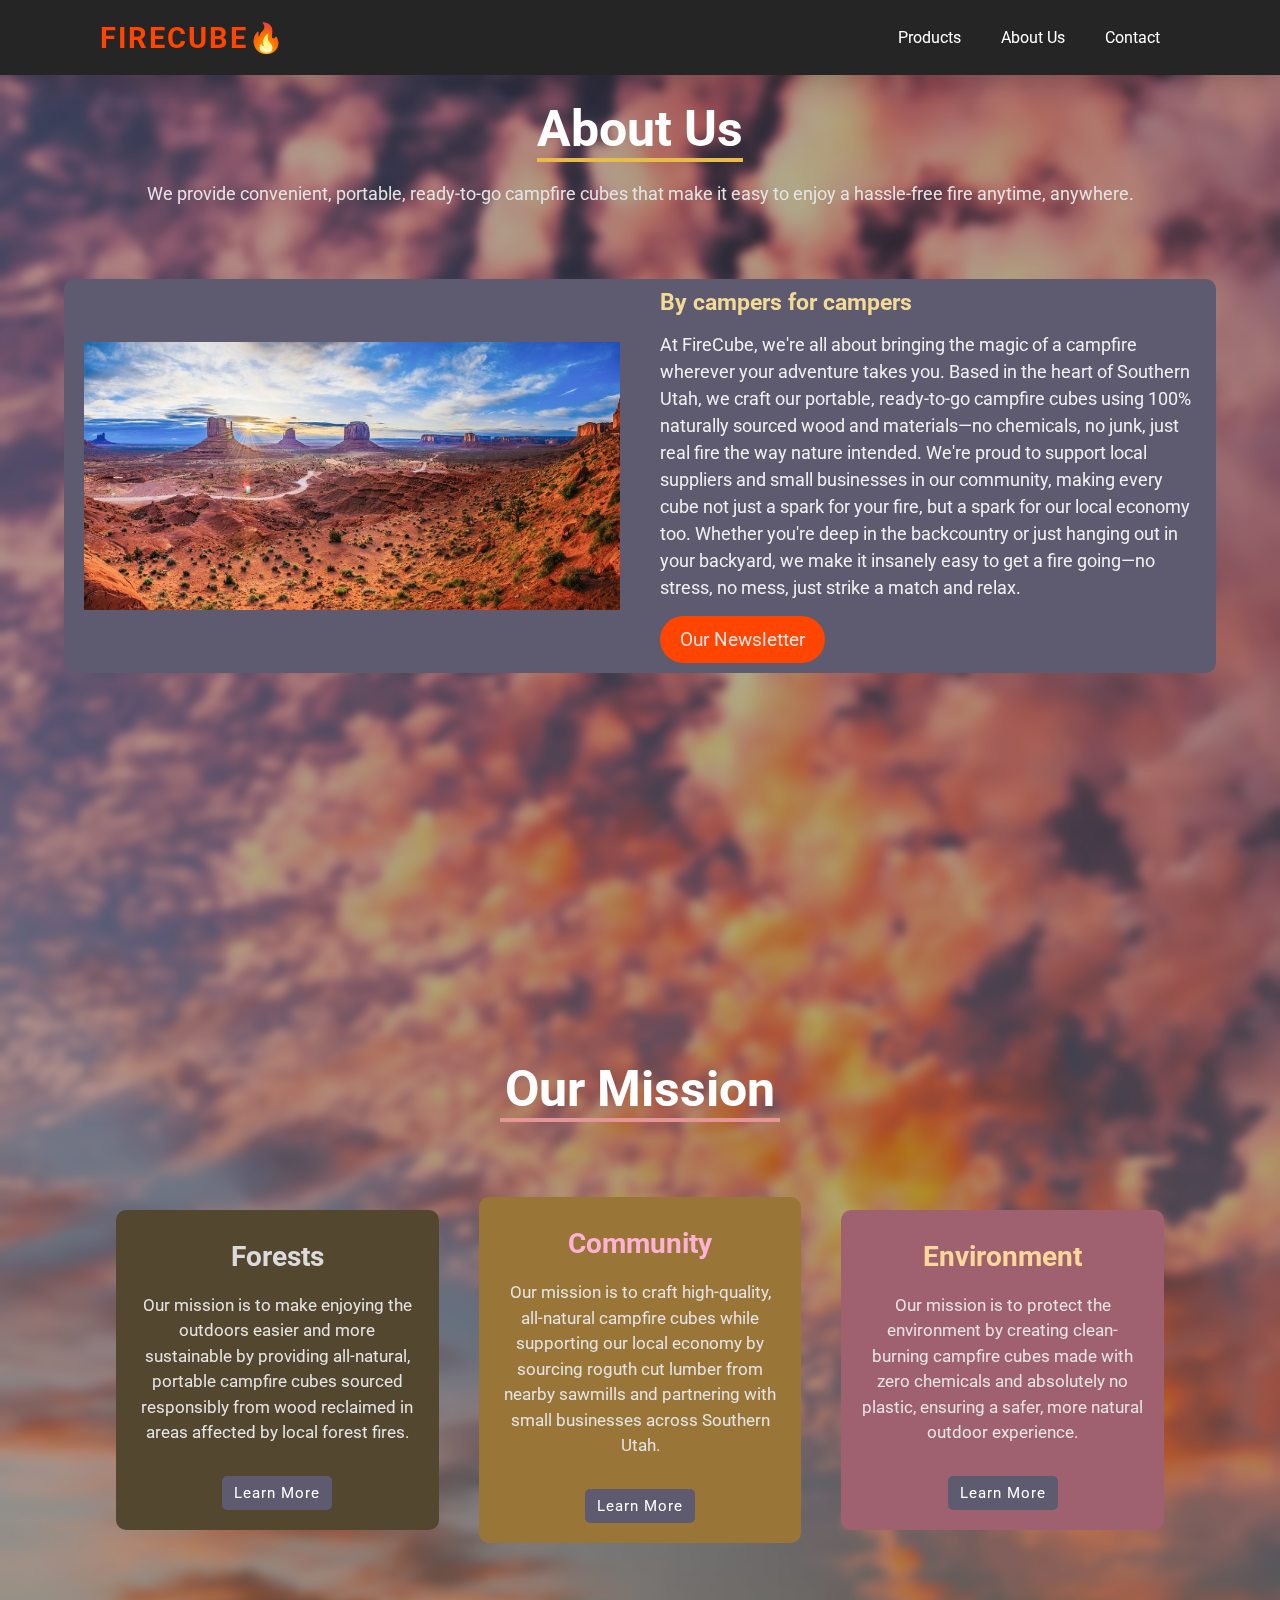
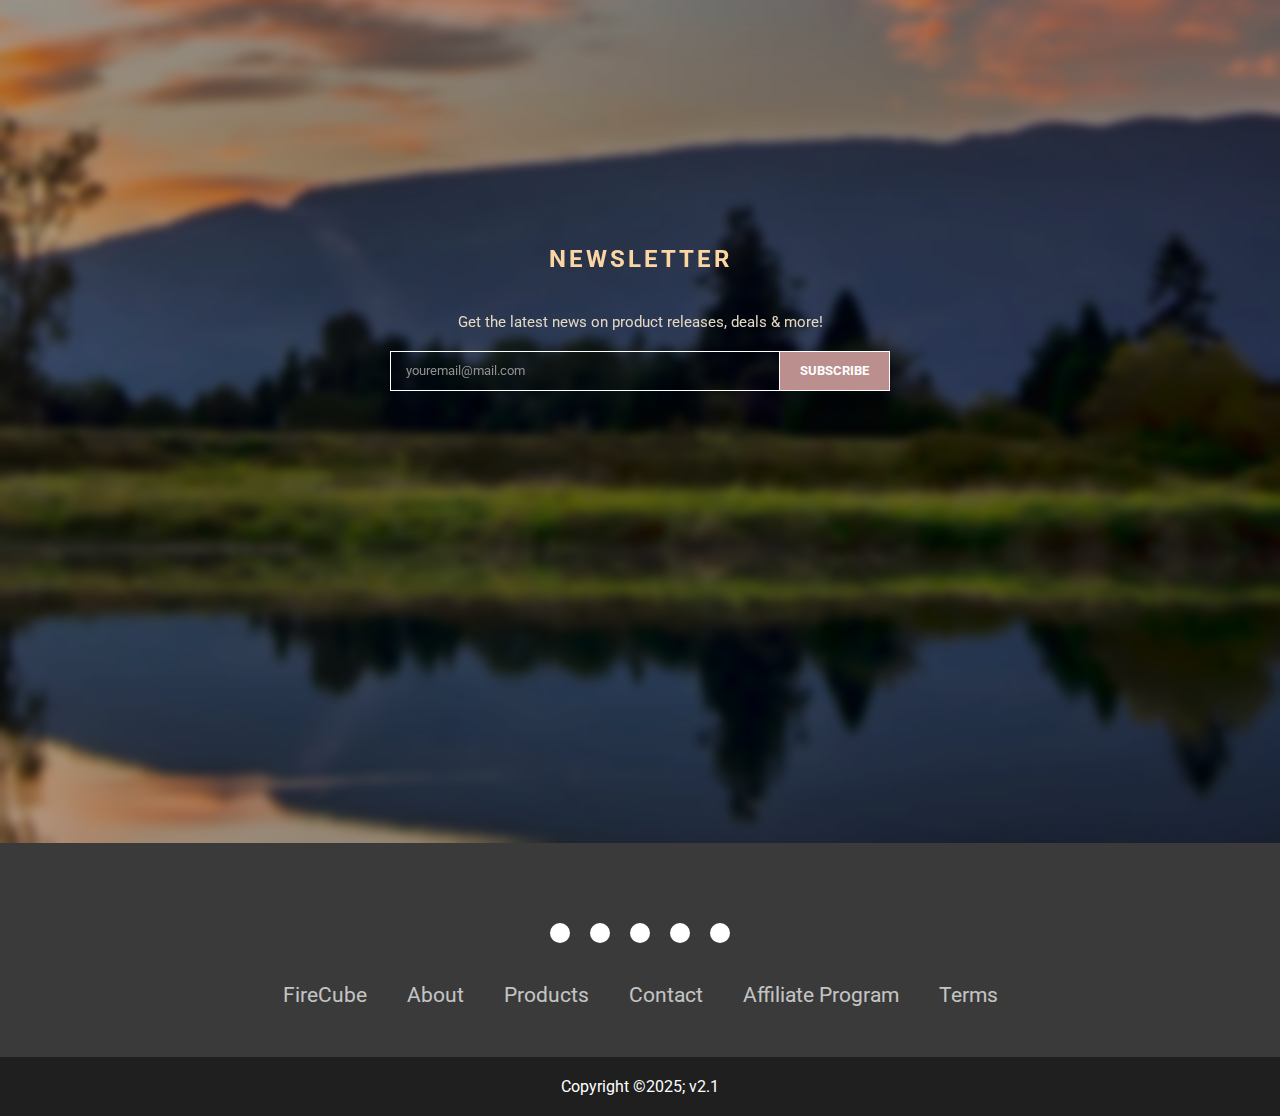
<file: about.html>
<!DOCTYPE html>
<html lang="en">
<head>
    <meta charset="UTF-8">
    <meta name="viewport" content="width=device-width, initial-scale=1.0">
    <link rel="icon" href="images/firecube-logo.png" />
    <link rel="stylesheet" href="css/header.css" />
    <link rel="stylesheet" href="css/footer.css" />
    <link rel="stylesheet" href="https://cdnjs.cloudflare.com/ajax/libs/font-awesome/6.5.1/css/all.min.css"
        integrity="sha512-DTOQO9RWCH3ppGqcWaEA1BIZOC6xxalwEsw9c2QQeAIftl+Vegovlnee1c9QX4TctnWMn13TZye+giMm8e2LwA=="
        crossorigin="anonymous" referrerpolicy="no-referrer" />
    <script src="https://cdnjs.cloudflare.com/ajax/libs/jquery/3.7.1/jquery.min.js" charset="utf-8"></script>
    <link rel="stylesheet" href="css/about.css">
    <title>FireCube - About Us</title>
</head>
<body>

    <header>
        <a href="/" class="logo">FireCube🔥</a>
        <div class="navigation">
            <ul class="menu">
                <div class="close-btn"></div>
                <li class="menu-item">
                    <a class="sub-btn">Products <i class="fas fa-angle-down"></i></a>
                    <ul class="sub-menu">
                        <li class="sub-item"><a href="products.html">Images</a></li>
                        <li class="sub-item"><a href="products.html#testimonials">Reviews</a></li>
                        <li class="sub-item"><a href="products.html#vid">Tutorial</a></li>
                    </ul>
                </li>
                <li class="menu-item">
                    <a class="sub-btn">About Us <i class="fas fa-angle-down"></i></a>
                    <ul class="sub-menu">
                        <li class="sub-item"><a href="about.html#">Our Story</a></li>
                        <li class="sub-item"><a href="about.html#mission">Our Mission</a></li>
                        <li class="sub-item"><a href="about.html#newsletter">Newsletter</a></li>
                        <li class="sub-item more">
                            <a class="more-btn">More <i class="fas fa-angle-right"></i></a>
                            <ul class="more-menu">
                                <li class="more-item"><a href="terms.html">Terms</a></li>
                                <li class="more-item"><a href="affiliates.html">Affiliate Program</a></li>
                            </ul>
                        </li>
                    </ul>
                </li>
                <li class="menu-item"><a href="contact.html">Contact</a></li>
            </ul>
        </div>
        <div class="menu-btn"></div>
    </header>

    <main>
        <!-- ABOUT US -->
        <section class="about-section">
            <div class="about-heading">
                <h1>About Us</h1>
                <p>
                    We provide convenient, portable, ready-to-go campfire cubes<span> that make it
                    easy to enjoy a hassle-free fire anytime, anywhere</span>.
                </p>
            </div>
            <div class="about-container">
                <section class="about-us">
                    <div class="about-image">
                        <img src="images/about-us-img.jpg" alt="Bryce Canyon, Utah">
                    </div>
                    <div class="about-content">
                        <h2>By campers for campers</h2>
                        <p>
                            At FireCube, we're all about bringing the magic of a 
                            campfire wherever your adventure takes you. Based in 
                            the heart of Southern Utah, we craft our portable, 
                            ready-to-go campfire cubes using 100% naturally sourced
                            wood and materials—no chemicals, no junk, just real fire 
                            the way nature intended. <span>We're proud to support local 
                            suppliers and small businesses in our community, making 
                            every cube not just a spark for your fire, but a spark for
                            our local economy too. Whether you're deep in the 
                            backcountry or just hanging out in your backyard, we make it
                            insanely easy to get a fire going—no stress, no mess, just 
                            strike a match and relax.</span>
                        </p>
                        <a href="#newsletter" class="newsletter-btn">Our Newsletter</a>
                    </div>
                </section>
            </div>
        </section>
        <!-- MISSION CARDS -->
        <section class="mission-section" id="mission">
            <div class="mission-title">
                <h1>Our Mission</h1>
            </div>
            <div class="missions">
                <div class="card" style="background-color: #534730;">
                    <div class="icon">
                        <i><i class="fa-solid fa-tree" style="color: #469b46"></i></i>
                    </div>
                    <h2 style="color: #dbdbdb;">Forests</h2>
                    <p>
                        Our mission is to make enjoying the outdoors easier and more 
                        sustainable by providing all-natural, portable campfire cubes sourced responsibly 
                        from wood reclaimed in areas affected by local forest fires.
                    </p>
                    <a href="" class="learn-btn">Learn More</a>
                </div>
                <div class="card" style="background-color: #997537;">
                    <div class="icon">
                        <i><i class="fa-solid fa-handshake" style="color: #cecece"></i></i>
                    </div>
                    <h2 style="color: #fdb2d5;">Community</h2>
                    <p>
                        Our mission is to craft high-quality, all-natural campfire cubes
                        while supporting our local economy by sourcing roguth cut lumber from nearby 
                        sawmills and partnering with small businesses across Southern Utah.
                    </p>
                    <a href="" class="learn-btn">Learn More</a>
                </div>
                <div class="card" style="background-color: #9f6170;">
                    <div class="icon">
                        <i><i class="fa-solid fa-recycle" style="color: #59b0d8"></i></i>
                    </div>
                    <h2 style="color: #ffd89a;">Environment</h2>
                    <p>
                        Our mission is to protect the environment by creating clean-burning 
                        campfire cubes made with zero chemicals and 
                        absolutely no plastic, ensuring a safer, more natural outdoor experience.
                    </p>
                    <a href="" class="learn-btn">Learn More</a>
                </div>
            </div>
        </section>
        <!-- NEWSLETTER FORM -->
        <div class="newsletter_wrapper" id="newsletter">
            <h2>NEWSLETTER</h2>
            <p>Get the latest news on product releases, deals & more!</p>
            <form action="" method="dialog">
                <input type="email" required name="email" minlength="5" 
                maxlength="60" placeholder="youremail@mail.com">
                <button type="submit">Subscribe</button>
            </form>
        </div>
    </main>

    <footer>
        <div class="footerContainer">
            <div class="socialIcons">
                <a href="www.facebook.com" target="_blank"><i class="fa-brands fa-facebook"></i></a>
                <a href="" target="_blank"><i class="fa-brands fa-instagram"></i></a>
                <a href="" target="_blank"><i class="fa-brands fa-x-twitter"></i></a>
                <a href="" target="_blank"><i class="fa-brands fa-tiktok"></i></a>
                <a href="" target="_blank"><i class="fa-brands fa-youtube"></i></a>
            </div>
            <div class="footerNav">
                <ul>
                    <li><a href="index.html">FireCube</a></li>
                    <li><a href="about.html">About</a></li>
                    <li><a href="products.html">Products</a></li>
                    <li><a href="contact.html">Contact</a></li>
                    <li><a href="affiliates.html">Affiliate Program</a></li>
                    <li><a href="terms.html">Terms</a></li>
                </ul>
            </div>

        </div>
        <div class="footerBottom">
            <p>Copyright &copy;2025; v2.1</p>
        </div>
    </footer>

    <!-- HEADER JS/JQUERY -->
    <script type="text/javascript" src="js-scripts/header.js"></script>
</body>
</html>
</file>
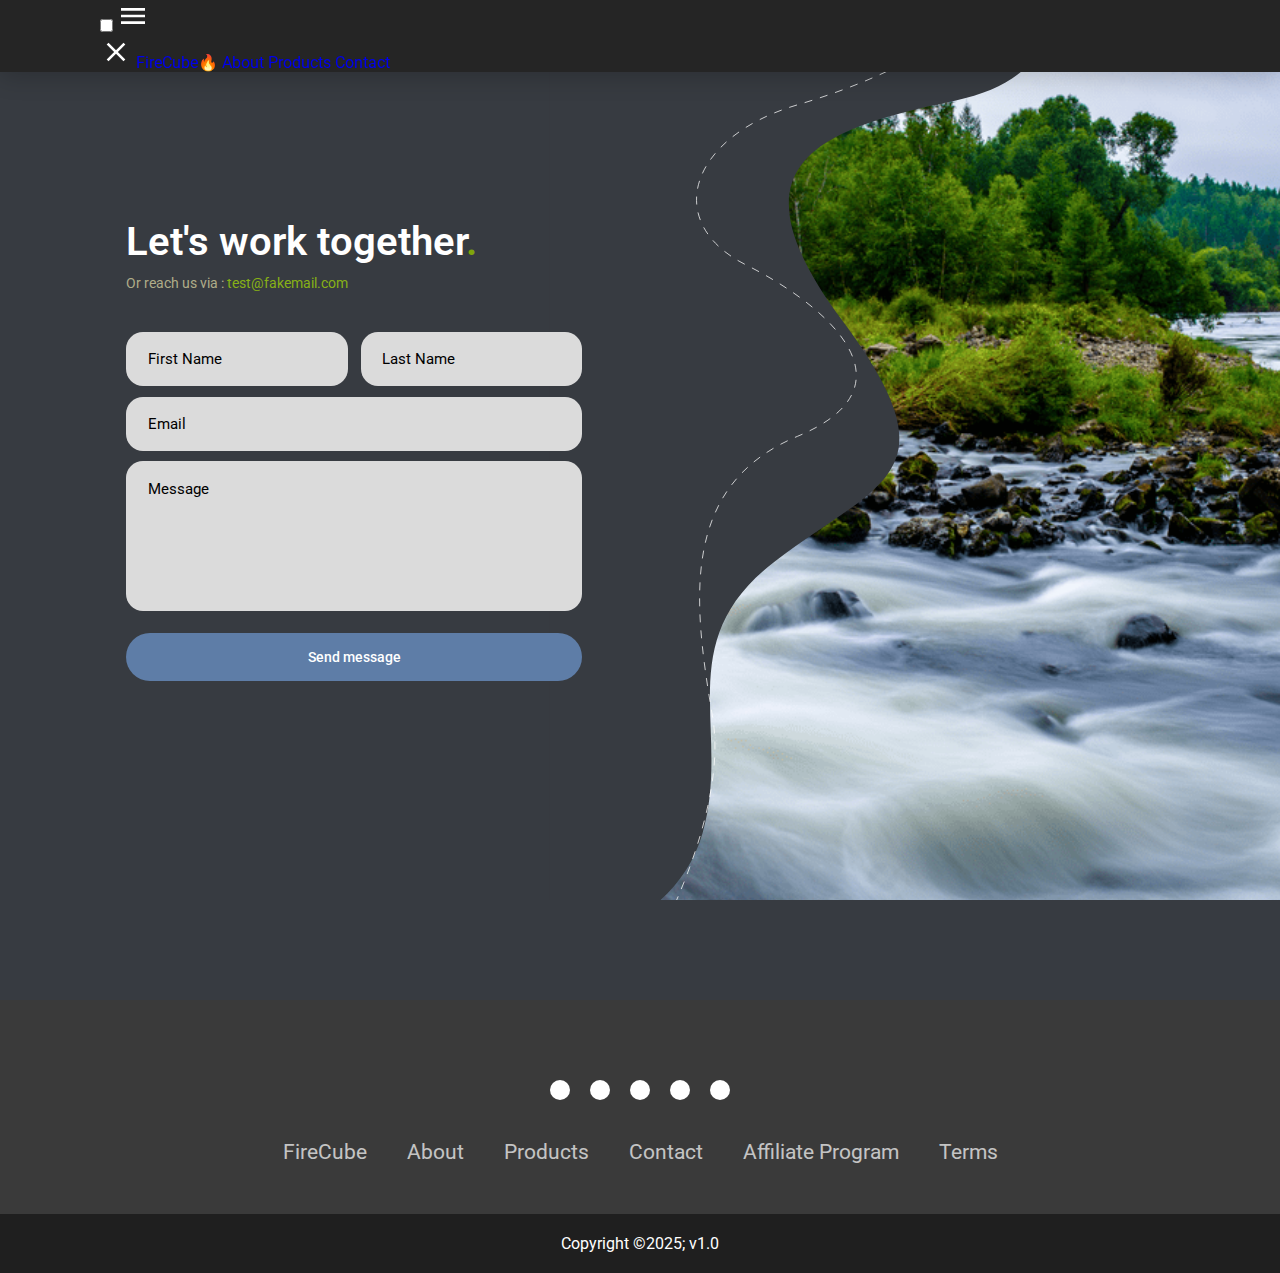
<file: contact.html>
<!DOCTYPE html>
<html lang="en">
<head>
    <meta charset="UTF-8">
    <meta name="viewport" content="width=device-width, initial-scale=1.0">
    <link rel="icon" href="images/firecube-logo.png">
    <link rel="stylesheet" href="css/header.css">
    <link rel="stylesheet" href="css/footer.css">
    <link rel="stylesheet" href="https://cdnjs.cloudflare.com/ajax/libs/font-awesome/6.5.1/css/all.min.css"
        integrity="sha512-DTOQO9RWCH3ppGqcWaEA1BIZOC6xxalwEsw9c2QQeAIftl+Vegovlnee1c9QX4TctnWMn13TZye+giMm8e2LwA=="
        crossorigin="anonymous" referrerpolicy="no-referrer" />
    <title>FireCube - Contact Us 📧</title>
    <style>
        .contact{
            width: 100%;
            overflow: hidden;
        }
        .contact .contact-container{
            height: 100vh;
            min-height: 700px;
            display: grid;
            grid-template-columns: 1fr;
        }
        .contact .contact-container > div{
            grid-column: 1/2;
            grid-row: 1/2;
        }
        .left{
            width: 100%;
            max-width: 60rem;
            position: relative;
            z-index: 1;
            margin: 0 auto;
            padding: 45px 1.5rem 0;
            margin-left: 8%;
            display: grid;
            grid-template-columns: repeat(2, 1fr);
            align-items: center;
        }
        .contact-heading h1{
            font-weight: 600;
            color: #ffffff;
            font-size: 3.5rem;
            line-height: 0.9;
            white-space: nowrap;
            margin-bottom: 1.2rem;
        }
        .contact-heading h1 span{
            color: #7fa50b;
        }
        a{
            text-decoration: none;
        }
        .text{
            color: #b0ad89;
            line-height: 1.1;
            font-size: 1rem;
        }
        .text a{
            color: #87b116;
            transition: .3s;
        }
        .text a:hover{
            color: #a5da12;
            transition: .3s;
        }
        .form-wrapper{
            max-width: 32rem;
        }
        .contact-form{
            display: grid;
            margin-top: 2.55rem;
            grid-template-columns: repeat(2, 1fr);
            column-gap: 2rem;
            row-gap: 1rem;
        }
        .input-wrap{
            position: relative;
        }
        .input-wrap.w-100{
            grid-column: span 2;
        }
        .contact-input{
            width: 100%;
            background-color: #dbdbdb;
            padding: 1.5rem 1.35rem calc(0.75rem - 2px) 1.35rem;
            border: none;
            outline: none;
            font-family: inherit;
            border-radius: 20px;
            color: #000000;
            font-weight: 600;
            font-size: 0.95rem;
            border: 2px solid transparent;
            box-shadow: 0 0 0 0px hsla(#ffffff, 92%, 54%, 0.169);
            transition: 0.3s;
        }
        .contact-input:hover{
            background-color: #c4d1da;
        }
        .input-wrap label{
            position: absolute;
            top: 50%;
            left: calc(1.35rem + 2px);
            transform: translateY(-50%);
            color: #000000;
            pointer-events: none;
            transition: .25s;
        }
        .input-wrap .icon{
            position: absolute;
            right: calc(1.35rem + 2px);
            top: 50%;
            transform: translateY(-50%);
            pointer-events: none;
            color: #8eabce;
            font-size: 1.25rem;
            transition: .3s;
        }
        textarea.contact-input{
            resize: none;
            width: 100%;
            min-height: 150px
        }
        textarea.contact-input ~ label{
            top: 1.2rem;
            transform: none;
        }
        textarea.contact-input ~ .icon{
            top: 1.3rem;
            transform: none;
        }
        .input-wrap.focus .contact-input{
            background-color: #ffffff;
            border: 2px solid #63710b;
            box-shadow: 0 0px 0 2px #63710b;
        }
        .input-wrap.focus label{
            color: #7fa50b;
        }
        .input-wrap.focus .icon{
            color: #7fa50b;
        }
        .input-wrap.not-empty label{
            font-size: .66rem;
            top: 0.75rem;
            transform: translateY(0);
        }
        .contact-buttons{
            display: grid;
            grid-template-columns: 1fr;
            column-gap: 1rem;
            margin-top: 1rem;
            width: 100%;
            grid-column: span 2;
        }
        form .contact-buttons .btn{
            display: inline-block;
            padding: 1.1rem 2rem;
            background-color: #5e7da7;
            color: #ffffff;
            border-radius: 40px;
            border: none;
            font-family: inherit;
            font-weight: 500;
            font-size: 1rem;
            cursor: pointer;
            transition: 0.3s;
        }
        form .contact-buttons .btn:hover{
            background-color: #7fa50b;
        }
        .right{
            display: grid;
            grid-template-columns: repeat(2, 1fr);
            overflow: hidden;
            pointer-events: none;
        }
        .image-wrapper{
            position: relative;
            grid-column: 2;
        }
        .image-wrapper .img{
            position: absolute;
            height: 130%;
            left: 60%;
            top: 50%;
            transform: translate(-50%, -50%);
        }
        .wave-wrap{
            position: absolute;
            width: 100%;
            height: 100%;
            top: 0;
            right: 100%;
            background: #373b41;
        }
        .wave-wrap svg{
            position: absolute;
            height: calc(100% + 10px);
            top: 50%;
            transform: translateY(-50%);
            left: calc(100% - 2px);
        }
        #wave{
            fill: #373b41;
            height: 100%;
        }
        .dashed-wave-wrapper{
            position: absolute;
            z-index: 3;
            height: 130%;
            bottom: 60%;
            left: -28px;
            transform: translateY(50%);
        }
        #dashed-wave{
            fill: none;
            stroke: white;
            stroke-width: 1px;
            stroke-dasharray: 6.5px;
            opacity: 0.8;
        }
        main{
            margin-bottom: 100px;
        }
        body{
            background-color: #373b41;
        }
        /* MEDIA QUERIES */
        @media(max-width: 1322px){
            .contact-heading h1{
                font-size: 2.5rem;
                margin-bottom: 1rem;
                white-space: normal;
            }
            .text{
                font-size: 0.9rem;
            }
            .contact-form{
                display: grid;
                margin-bottom: 1.9rem;
                column-gap: 0.8rem;
                row-gap: 0.65rem;
            }
            .contact-input{
                border-radius: 17px;
                font-size: 0.87rem;
                padding: 1.5rem 1.2rem calc(0.75rem - 2px) 1.2rem;
            }
            .input-wrap label{
                font-size: 0.91rem;
                left: calc(1.2rem + 2px);
            }
            .input-wrap .icon{
                font-size: 1.1rem;
                right: calc(1.2rem + 2px);
            }
            textarea.contact-input ~ label{
                top: 1.2rem;
            }
            textarea.contact-input ~ .icon{
                top: 1.33rem;
            }
            .input-wrap.focus .contact-input{
                box-shadow: 0 0 0 1.5px #63710b;
            }
            .input-wrap.not-empty label{
                font-size: 0.61rem;   
            }
            .contact-buttons{
                column-gap: 0.8rem;
                margin-top: 0.45rem;
            }
            form .contact-buttons .btn{
                padding: 1rem 1.5rem;
                font-size: 0.87rem;
            }
            .dashed-wave-wrapper{
                bottom: 55%;
                left: -10px;
            }
            #dashed-wave{
                stroke-width: 0.7px;
                stroke-dasharray: 6;
            }
            .wave-wrap{
                transform: translateX(-10%);
            }
            .wave-wrap svg{
                height: calc(110% + 10px);
                transform: translate(-5%, -50%);
            }
        }
        @media (max-width: 1182px){
            .left{
                margin-left: 4%;
            }
        }
        @media (max-width: 956px){
            .right{
                display: none;
            }
            .form-wrapper{
                width: 100%;
                padding: 1rem 0;
            }
            .left{
                grid-template-columns: 1fr;
                justify-items: center;
                margin-left: 0;
            }
            .contact{
                background: url('images/contact-bg.jpg') no-repeat;
                background-size: cover;
                background-position: center;
                
            }
            .left{
                background-color: rgba(0, 0, 0, .3);
                backdrop-filter: blur(4px);
            }
        }
        @media (max-width: 512px){
            .input-wrap{
                grid-column: span 2;
            }
            .left{
                background-color: rgba(0, 0, 0, .45);
            }
            .contact-buttons{
                grid-template-columns: 1fr;
                row-gap: 0.5rem;
            }
            .contact-heading h1{
                font-size: 1.9rem;  
                line-height: 1;
            }
        }
        @media (max-width: 350px){
            .contact-heading h1{
                font-size: 1.7rem;
            }
        }
    </style>
</head>
<body>
    <header>
        <nav>
            <input type="checkbox" id="sidebar-active">
            <label for="sidebar-active" class="open-sidebar-button">
                <svg xmlns="http://www.w3.org/2000/svg" height="32px" viewBox="0 -960 960 960" width="32px" fill="#ffffff">
                    <path d="M120-240v-80h720v80H120Zm0-200v-80h720v80H120Zm0-200v-80h720v80H120Z" />
                </svg>
            </label>
            <label id="overlay" for="sidebar-active"></label>
            <div class="links-container">
                <label for="sidebar-active" class="close-sidebar-button">
                    <svg xmlns="http://www.w3.org/2000/svg" height="32px" viewBox="0 -960 960 960" width="32px"
                        fill="#ffffff">
                        <path d="m256-200-56-56 224-224-224-224 56-56 224 224 224-224 56 56-224 224 224 224-56 56-224-224-224 224Z"/>
                    </svg>
                </label>

                <a class="home-link" href="/">FireCube🔥</a>
                <a href="about">About</a>
                <a href="products">Products</a>
                <a href="contact">Contact</a>
            </div>
        </nav>
    </header>
    
    <main>
        <section class="contact">
            <div class="contact-container">
                <div class="left">
                    <div class="form-wrapper">
                        <div class="contact-heading">
                            <h1>Let's work together<span>.</span></h1>
                            <p class="text">Or reach us via : 
                                <a href="mailto:test@fakemail.com">test@fakemail.com</a></p>
                        </div>
                        <!-- FORM -->




                        <form action="https://api.web3forms.com/submit" id="contact_form" method="POST" enctype="multipart/form-data" class="contact-form">
                            <!-- WEB3 FORM -->
                            <input type="hidden" name="access_key" value="5dbf3dd0-ef04-436e-8fb0-77dea8fef081">
                            <input type="hidden" name="redirect" value="https://campfirecube.com/">
                            <!-- ********* -->
                            <div class="input-wrap">
                                <input class="contact-input" name="first_name" type="text" 
                                required minlength="2" maxlength="20">
                                <label>First Name</label>
                                <i class="icon fa-solid fa-address-card"></i>
                            </div>

                            <div class="input-wrap">
                                <input class="contact-input" name="last_name" type="text" 
                                required minlength="2" maxlength="20">
                                <label>Last Name</label>
                                <i class="icon fa-solid fa-address-card"></i>
                            </div>

                            <div class="input-wrap w-100">
                                <input class="contact-input" name="email" type="email" 
                                required minlength="5" maxlength="60">
                                <label>Email</label>
                                <i class="icon fa-solid fa-envelope"></i>
                            </div>

                            <div class="input-wrap textarea w-100">
                                <textarea name="message" required class="contact-input" 
                                minlength="20" maxlength="230"></textarea>
                                <label>Message</label>
                                <i class="icon fa-solid fa-inbox"></i>
                            </div>

                            <div class="contact-buttons w-100">
                                <input type="submit" value="Send message" class="btn">
                            </div>
                            <!-- HCAPTCHA -->
                            <div class="h-captcha" data-captcha="true"></div>
                        </form>




                        <!-- FORM -->
                    </div>
                </div>
                <!-- WAVE ICONS AND FOREST STREAM IMAGE -->
                <div class="right">
                    <div class="image-wrapper">
                        <img src="images\contact-bg.jpg" alt="A forest stream" class="img">
                    
                        <div class="wave-wrap">
                            <svg class="wave" viewBox="0 0 783 1536" fill="none" xmlns="http://www.w3.org/2000/svg">
                                <path id="wave" d="M236.705 1356.18C200.542 1483.72 64.5004 1528.54 1 1535V1H770.538C793.858 63.1213 797.23 196.197 624.165 231.531C407.833 275.698 274.374 331.715 450.884 568.709C627.393 805.704 510.079 815.399 347.561 939.282C185.043 1063.17 281.908 1196.74 236.705 1356.18Z"/>
                            </svg>
                        </div>
                        <svg class="dashed-wave-wrapper" viewBox="0 0 345 877" fill="none" xmlns="http://www.w3.org/2000/svg">
                            <path id="dashed-wave" d="M0.5 876C25.6667 836.167 73.2 739.8 62 673C48 589.5 35.5 499.5 125.5 462C215.5 424.5 150 365 87 333.5C24 302 44 237.5 125.5 213.5C207 189.5 307 138.5 246 87C185 35.5 297 1 344.5 1"/>
                        </svg>
                    </div>
                </div>
            </div>
        </section>
    </main>
    <footer>
        <div class="footerContainer">
            <div class="socialIcons">
                <a href="www.facebook.com" target="_blank"><i class="fa-brands fa-facebook"></i></a>
                <a href="" target="_blank"><i class="fa-brands fa-instagram"></i></a>
                <a href="" target="_blank"><i class="fa-brands fa-x-twitter"></i></a>
                <a href="" target="_blank"><i class="fa-brands fa-tiktok"></i></a>
                <a href="" target="_blank"><i class="fa-brands fa-youtube"></i></a>
            </div>
            <div class="footerNav">
                <ul>
                    <li><a href="/">FireCube</a></li>
                    <li><a href="about">About</a></li>
                    <li><a href="products">Products</a></li>
                    <li><a href="contact">Contact</a></li>
                    <li><a href="affiliates">Affiliate Program</a></li>
                    <li><a href="terms">Terms</a></li>
                </ul>
            </div>

        </div>
        <div class="footerBottom">
            <p>Copyright &copy;2025; v1.0</p>
        </div>
    </footer>
    <!-- HCAPTCHA SCRIPTS -->
    <script src="js-scripts\captcha.js"></script>  
    <script src="https://web3forms.com/client/script.js" async defer></script>
</body>
<!-- CONTACT FORM SCRIPT -->
<script src="js-scripts/app.js"></script>

</html>
</file>
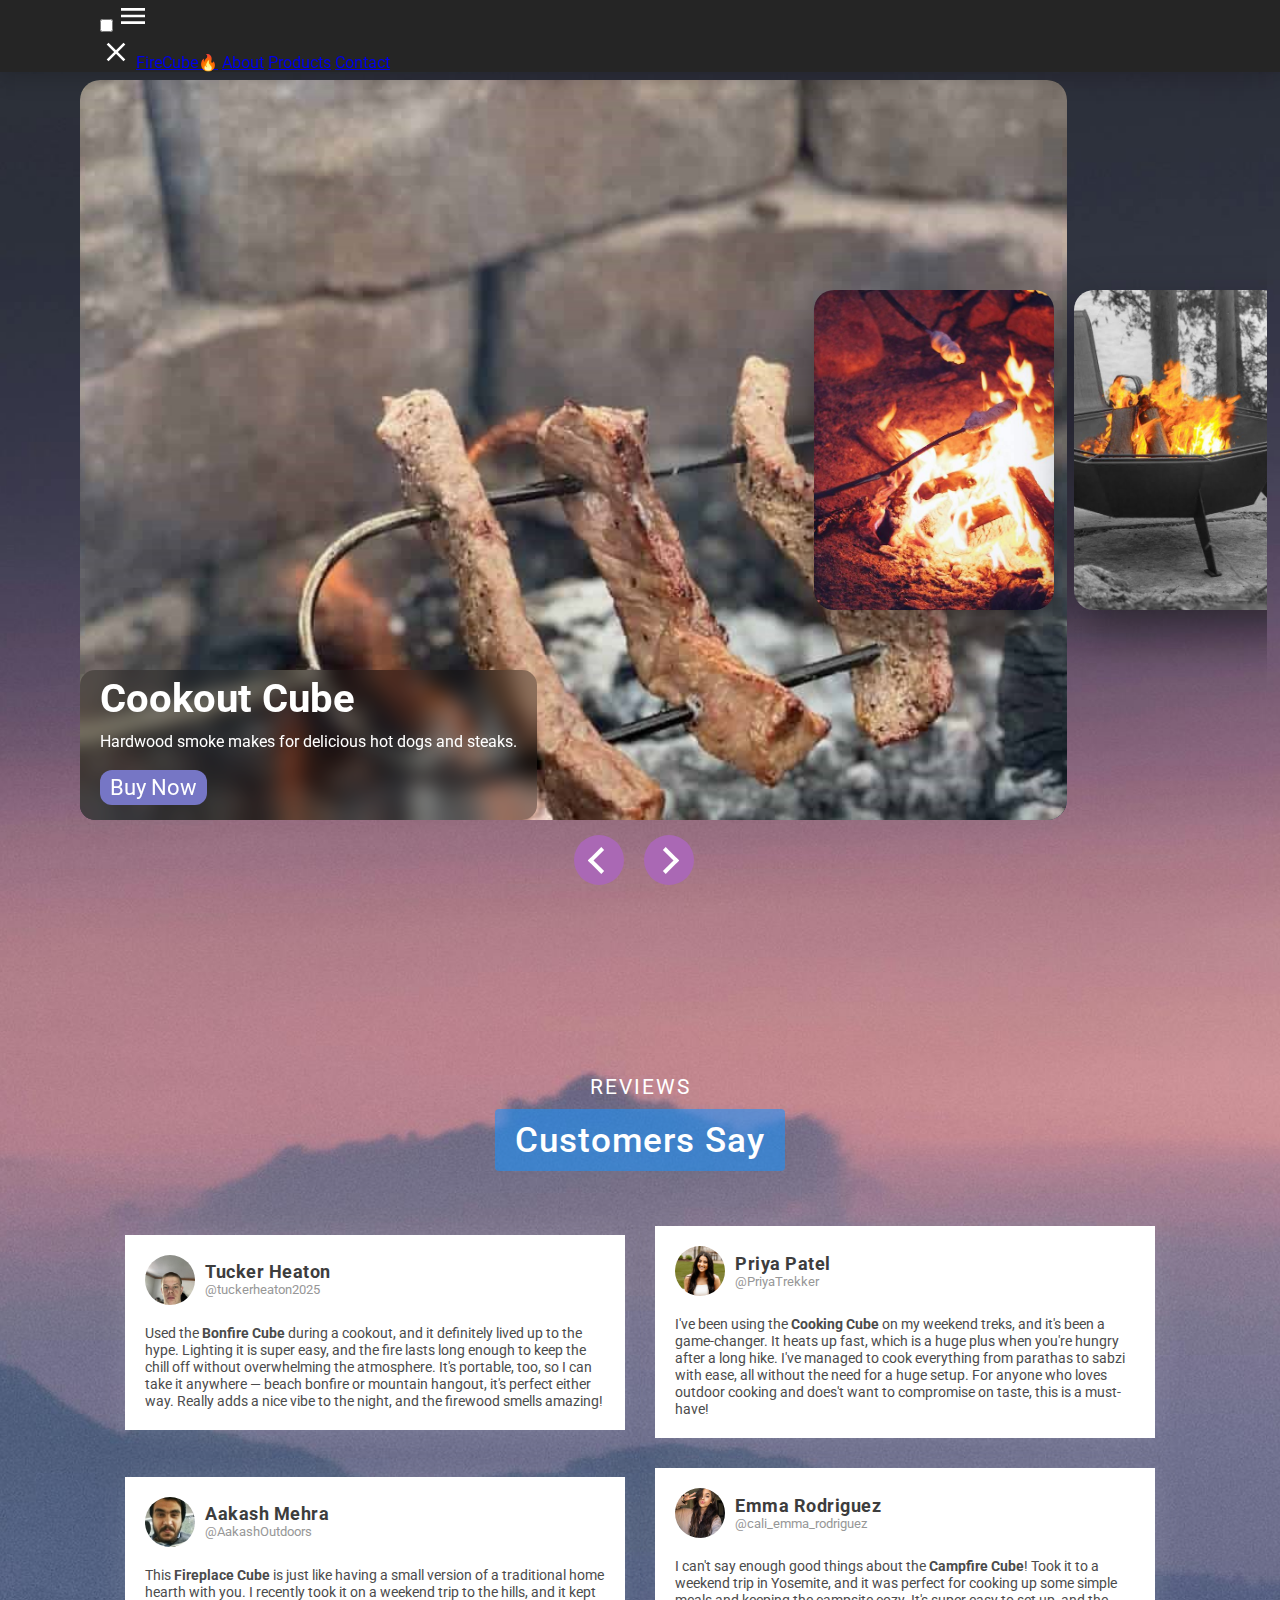
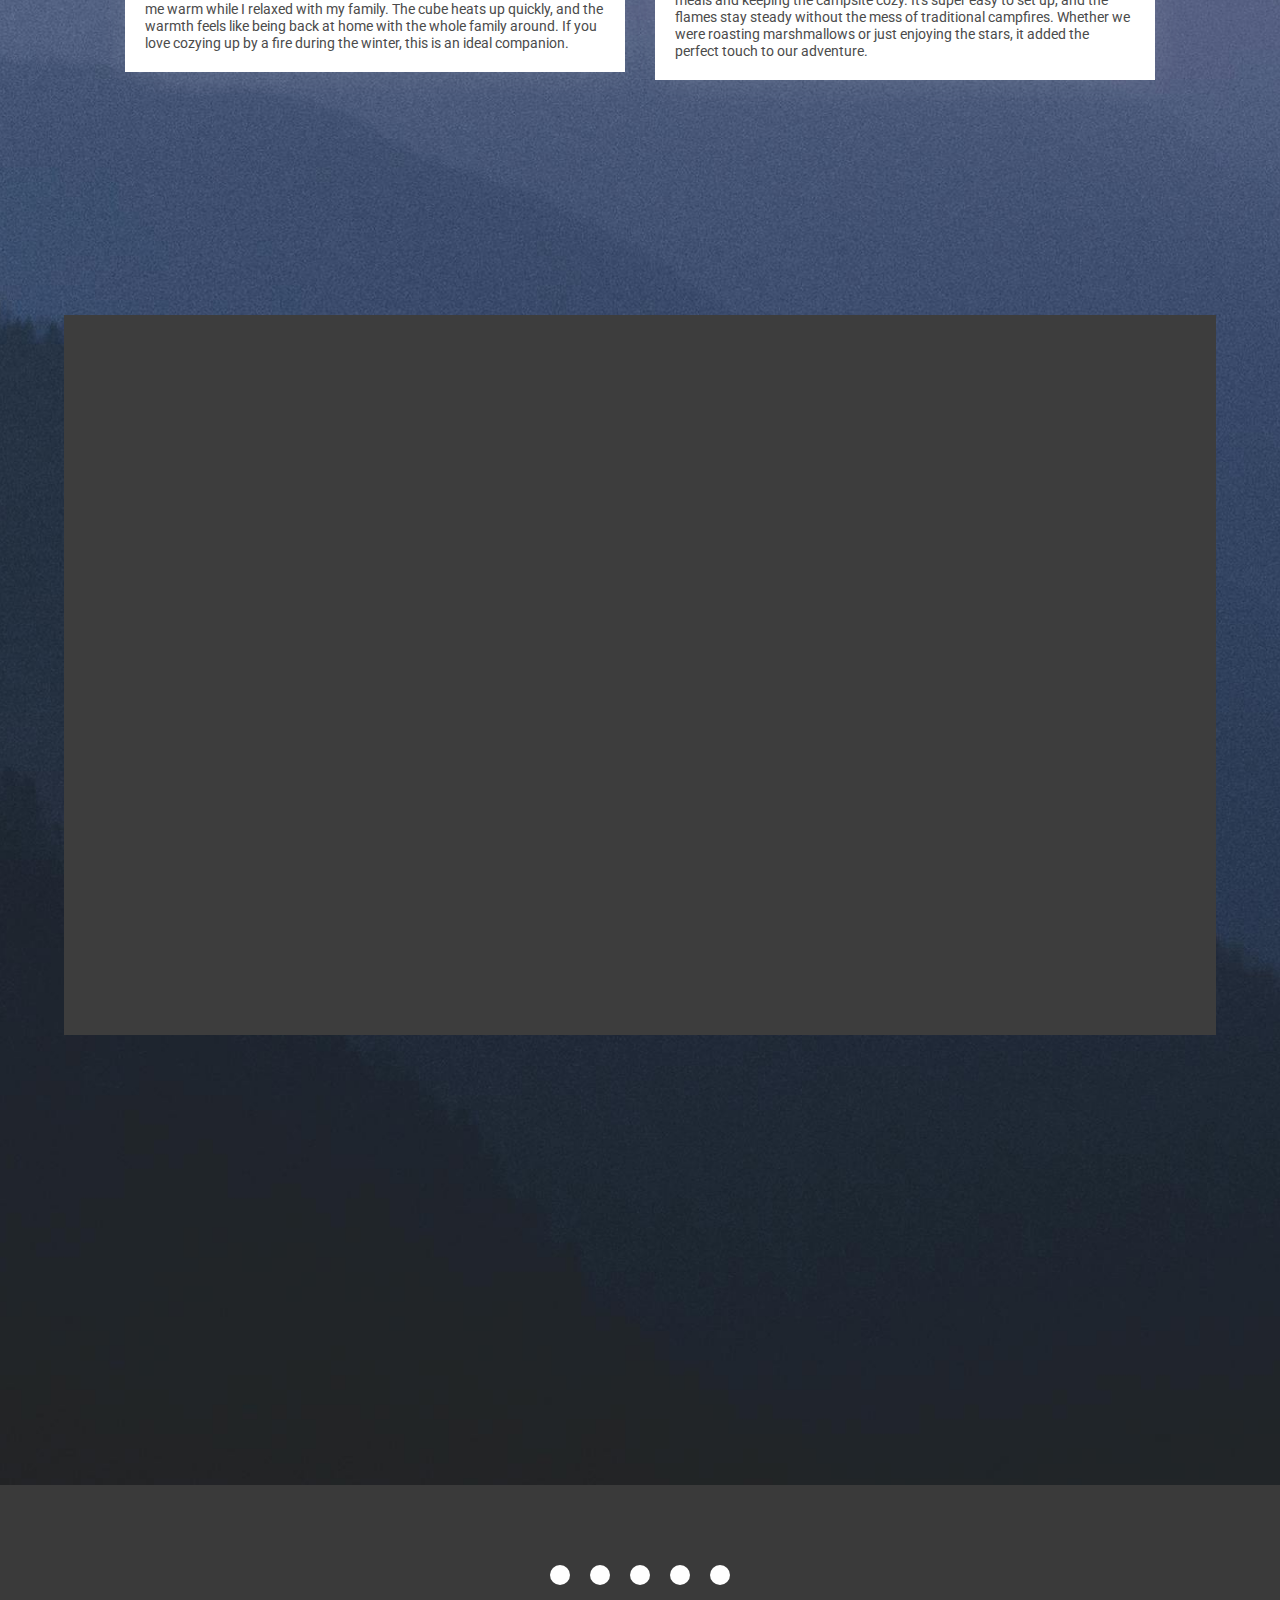
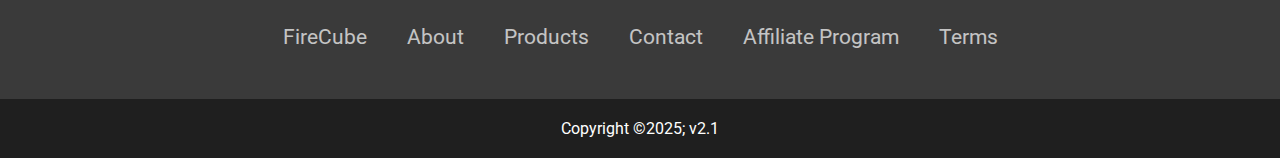
<file: products.html>
<!DOCTYPE html>
<html lang="en">
<head>
    <meta charset="UTF-8">
    <meta name="viewport" content="width=device-width, initial-scale=1.0">
    <link rel="icon" href="images/firecube-logo.png" />
    <link rel="stylesheet" href="css/header.css" />
    <link rel="stylesheet" href="css/footer.css" />
    <link rel="stylesheet" href="https://cdnjs.cloudflare.com/ajax/libs/font-awesome/6.5.1/css/all.min.css"
        integrity="sha512-DTOQO9RWCH3ppGqcWaEA1BIZOC6xxalwEsw9c2QQeAIftl+Vegovlnee1c9QX4TctnWMn13TZye+giMm8e2LwA=="
        crossorigin="anonymous" referrerpolicy="no-referrer" />
    <link rel="stylesheet" href="css/products.css">
    <title>FireCube - Products</title>
</head>
<body>
    <header>
            <nav>
                <input type="checkbox" id="sidebar-active">
                <label for="sidebar-active" class="open-sidebar-button">
                    <svg xmlns="http://www.w3.org/2000/svg" height="32px" viewBox="0 -960 960 960" width="32px" fill="#ffffff">
                        <path d="M120-240v-80h720v80H120Zm0-200v-80h720v80H120Zm0-200v-80h720v80H120Z" />
                    </svg>
                </label>
                <label id="overlay" for="sidebar-active"></label>
                <div class="links-container">
                    <label for="sidebar-active" class="close-sidebar-button">
                        <svg xmlns="http://www.w3.org/2000/svg" height="32px" viewBox="0 -960 960 960" width="32px"
                            fill="#ffffff">
                            <path d="m256-200-56-56 224-224-224-224 56-56 224 224 224-224 56 56-224 224 224 224-56 56-224-224-224 224Z"/>
                        </svg>
                    </label>

                    <a class="home-link" href="/">FireCube🔥</a>
                    <a href="about">About</a>
                    <a href="products">Products</a>
                    <a href="contact">Contact</a>
                </div>
            </nav>
    </header>
    <main class="site">
        <div class="pg1">
        <section class="image-slider-container">
            <div class="image-slider">
                <div class="image-slides" style="--img: url('/images/bonfire-cube-slide.jpg')">
                    <div class="content">
                        <h2>Bonfire Cube</h2>
                        <p>The large flame perfect for outdoor parties 
                            and gatherings and will light up the night sky.</p>
                        <a href="" class="slides-btn">Buy Now</a>
                    </div>
                </div>
                <div class="image-slides" style="--img: url('/images/cookout-cube-slide.jpg')">
                    <div class="content">
                        <h2>Cookout Cube</h2>
                        <p>Hardwood smoke makes for delicious hot dogs and steaks.</p>
                        <a href="" class="slides-btn">Buy Now</a>
                    </div>
                </div>
                <div class="image-slides" style="--img: url('/images/campfire-cube-slide.jpeg')">
                    <div class="content">
                        <h2>Classic Campfire Cube</h2>
                        <p>Lightweight design and over 1 hour burn time makes for great camping memories.</p>
                        <a href="" class="slides-btn">Buy Now</a>
                    </div>
                </div>
                <div class="image-slides" style="--img: url('/images/cube-container-slide.jpg')">
                    <div class="content">
                        <h2>Campfire Cube Holder</h2>
                        <p>An easy to use campfire cube holder perfect for backyard cookouts.</p>
                        <a href="" class="slides-btn">Buy Now</a>
                    </div>
                </div>
                <div class="image-slides" style="--img: url('/images/fireplace-cube-slide.jpg')">
                    <div class="content">
                        <h2>Fireplace Cube</h2>
                        <p>A Christmas Eve is <b>incomplete</b> without a Fireplace Cube.</p>
                        <a href="" class="slides-btn">Buy Now</a>
                    </div>
                </div>
                <div class="image-slides" style="--img: url('/images/all-campfire-cubes-slide.jpg')">
                    <div class="content">
                        <h2>All FireCubes</h2>
                        <p>All FireCubes compared</p>
                        <a href="#vid" class="slides-btn">See More</a>
                    </div>
                </div>
            </div>
            <div class="slide-buttons">
                <span class="prev"></span>
                <span class="next"></span>
            </div>
        </section>
        </div>

        <!-- REVIEWS/TESTIMONIALS SECTION -->

        <section id="testimonials">
            <!-- HEADING -->
             <div class="testimonial-heading">
                <span>Reviews</span>
                <h1>Customers Say</h1>
             </div>
             <!-- TESTIMONIALS-BOX-CONTAINER -->
             <div class="testimonial-box-container">

                <div class="testi-box">

                    <div class="box-top">
                        <div class="profile">
                            <div class="profile-pic">
                                <img src="images/product-testimonial-img-1.jpg" width="400px" alt="profile pic">
                            </div>
                            <div class="name-user">
                                <strong>Tucker Heaton</strong>
                                <span>@tuckerheaton2025</span>
                            </div>
                        </div>
                        
                        <div class="reviews">
                            <i class="fas fa-star"></i>
                            <i class="fas fa-star"></i>
                            <i class="fas fa-star"></i>
                            <i class="fas fa-star"></i>
                            <i class="fas fa-star"></i>
                        </div>

                    </div>

                    <!-- COMMENTS -->
                    <div class="customer-comments">
                        <p>Used the <b>Bonfire Cube</b> during a cookout, and it definitely 
                            lived up to the hype. Lighting it is super easy, and the fire 
                            lasts long enough to keep the chill off without overwhelming the atmosphere. It's portable, too, so I can 
                            take it anywhere — beach bonfire or mountain hangout, it's perfect either way. 
                            Really adds a nice vibe to the night, and the firewood smells amazing!</p>
                    </div>

                </div>

                <div class="testi-box">

                    <div class="box-top">
                        <div class="profile">
                            <div class="profile-pic">
                                <img src="images/product-testimonial-img-2.jpg" width="400px" alt="profile pic">
                            </div>
                            <div class="name-user">
                                <strong>Priya Patel</strong>
                                <span>@PriyaTrekker</span>
                            </div>
                        </div>
                        
                        <div class="reviews">
                            <i class="fas fa-star"></i>
                            <i class="fas fa-star"></i>
                            <i class="fas fa-star"></i>
                            <i class="fas fa-star"></i>
                            <i class="far fa-star"></i>
                        </div>

                    </div>

                    <!-- COMMENTS -->
                    <div class="customer-comments">
                        <p>I've been using the <b>Cooking Cube</b> on my weekend treks, and it's been a game-changer. 
                            It heats up fast, which is a huge plus when you're 
                            hungry after a long hike. I've managed to 
                            cook everything from parathas to sabzi with ease,
                            all without the need for a huge setup. For anyone who loves outdoor 
                            cooking and does't want to compromise on taste, this is a must-have!</p>
                    </div>

                </div>

                <div class="testi-box">

                    <div class="box-top">
                        <div class="profile">
                            <div class="profile-pic">
                                <img src="images/product-testimonial-img-3.jpg" width="400px" alt="profile pic">
                            </div>
                            <div class="name-user">
                                <strong>Aakash Mehra</strong>
                                <span>@AakashOutdoors</span>
                            </div>
                        </div>
                        
                        <div class="reviews">
                            <i class="fas fa-star"></i>
                            <i class="fas fa-star"></i>
                            <i class="fas fa-star"></i>
                            <i class="fas fa-star"></i>
                            <i class="fa-solid fa-star-half-stroke"></i>
                        </div>

                    </div>

                    <!-- COMMENTS -->
                    <div class="customer-comments">
                        <p>This <b>Fireplace Cube</b> is just like having a small version of a traditional 
                            home hearth with you. I recently took it on a weekend trip to the hills, 
                            and it kept me warm while I relaxed with my family. The cube heats up quickly,
                            and the warmth feels like being back at home with the whole family around.
                            If you love cozying up by a fire during the winter, this is an ideal companion.</p>
                    </div>

                </div>

                <div class="testi-box">

                    <div class="box-top">
                        <div class="profile">
                            <div class="profile-pic">
                                <img src="images/product-testimonial-img-4.jpg" width="400px" alt="profile pic">
                            </div>
                            <div class="name-user">
                                <strong>Emma Rodriguez</strong>
                                <span>@cali_emma_rodriguez</span>
                            </div>
                        </div>
                        
                        <div class="reviews">
                            <i class="fas fa-star"></i>
                            <i class="fas fa-star"></i>
                            <i class="fas fa-star"></i>
                            <i class="fas fa-star"></i>
                            <i class="fas fa-star"></i>
                        </div>

                    </div>

                    <!-- COMMENTS -->
                    <div class="customer-comments">
                        <p>I can't say enough good things about the <b>Campfire Cube</b>! Took it 
                            to a weekend trip in Yosemite, and it was perfect for cooking up 
                            some simple meals and keeping the campsite cozy. It's super easy 
                            to set up, and the flames stay steady without the mess of traditional 
                            campfires. Whether we were roasting marshmallows or 
                            just enjoying the stars, it added the perfect touch to our adventure.</p>
                    </div>

                </div>

             </div>
        </section>

        <!-- YOUTUBE VIDEO -->
        <div class="vid-cont" id="vid">
            <section class="youtube-vid-section">
            
                <iframe id="yt-vid"
                src="https://www.youtube.com/embed/_YGhdeE-1IY?si=8oIdppL0ffZtyB_J" 
                title="YouTube video player" 
                frameborder="0" 
                allow="accelerometer; autoplay; clipboard-write; encrypted-media; gyroscope; picture-in-picture; web-share" 
                referrerpolicy="strict-origin-when-cross-origin" allowfullscreen></iframe>

            </section>
        </div>
    </main>
    <footer>
            <div class="footerContainer">
                <div class="socialIcons">
                    <a href="www.facebook.com" target="_blank"><i class="fa-brands fa-facebook"></i></a>
                    <a href="" target="_blank"><i class="fa-brands fa-instagram"></i></a>
                    <a href="" target="_blank"><i class="fa-brands fa-x-twitter"></i></a>
                    <a href="" target="_blank"><i class="fa-brands fa-tiktok"></i></a>
                    <a href="" target="_blank"><i class="fa-brands fa-youtube"></i></a>
                </div>
                <div class="footerNav">
                    <ul>
                        <li><a href="index">FireCube</a></li>
                        <li><a href="about">About</a></li>
                        <li><a href="products">Products</a></li>
                        <li><a href="contact">Contact</a></li>
                        <li><a href="affiliates">Affiliate Program</a></li>
                        <li><a href="terms">Terms</a></li>
                    </ul>
                </div>

            </div>
            <div class="footerBottom">
                <p>Copyright &copy;2025; v2.1</p>
            </div>
    </footer>
    <script src="js-scripts/product-page-slides.js"></script>
</body>

</html>
</file>
<file: css/header.css>
/* CREDITS TO CODING SNOW 👉 https://www.youtube.com/@CodingSnow 💖*/


@font-face {
    src: url("/fonts/Roboto-VariableFont_wdth,wght.ttf");
    font-family: 'Roboto';
}
* {
    font-family: Roboto, 'Segoe UI', Tahoma, Geneva, Verdana, sans-serif;
    margin: 0;
    padding: 0;
    box-sizing: border-box;
}

::selection{
    color: #ffffff;
    background-color: #252525;
}

header{
    z-index: 999;
    position: fixed;
    top: 0;
    left: 0;
    width: 100%;
    display: flex;
    justify-content: space-between;
    align-items: center;
    background: #252525;
    box-shadow: 0 5px 25px rgb(0 0 0 / 20%);
    padding: 0 100px;
    transition: 0.6s;
}

header .logo{
    color: #ff4500;
    font-size: 1.8em;
    font-weight: 700;
    text-transform: uppercase;
    text-decoration: none;
    letter-spacing: 2px;
}

header .navigation{
    position: relative;
    line-height: 75px;
}

header .navigation .menu{
    position: relative;
    display: flex;
    justify-content: center;
    list-style: none;
    user-select: none;
}

.menu-item > a{
    color: #ffffff;
    font-size: 1em;
    text-decoration: none;
    margin: 20px;
    padding: 25px 0;
    cursor: pointer;
}

.menu-item > a:hover{
    color: #ff4500;
    transition: 0.3s;
}

.menu-item .sub-menu{
    position: absolute;
    background: #252525;
    top: 74px;
    line-height: 40px;
    list-style: none;
    border-radius: 0 0 8px 8px;
    box-shadow: 0 5px 25px rgb(0 0 0 / 20%);
    pointer-events: none;
    transform: translateY(20px);
    opacity: 0;
    transition: 0.3s;
    transition-property: transform, opacity;
}

.menu-item:hover .sub-menu{
    pointer-events: all;
    transform: translateY(0);
    opacity: 1;
}

.menu-item .sub-menu .sub-item{
    position: relative;
    padding: 7px 0;
    cursor: pointer;
    box-shadow: inset 0px -30px 5px -30px rgba(255, 255, 255, 0.2);
}

.menu-item .sub-menu .sub-item a{
    color: #ffffff;
    font-size: 1em;
    text-decoration: none;
    padding: 15px 30px;
}

.menu-item .sub-menu .sub-item:hover{
    background-color: #c94211;
}

.menu-item .sub-menu .sub-item:last-child:hover{
    border-radius: 0 0 8px 8px;
}

.more .more-menu{
    position: absolute;
    background: #252525;
    list-style: none;
    top: 0;
    left: 100%;
    white-space: nowrap;
    border-radius: 0 8px 8px;
    overflow: hidden;
    pointer-events: none;
    transform: translateY(20px);
    opacity: 0;
    transition: 0.3s;
    transition-property: transform, opacity;
}

.more:hover .more-menu{
    pointer-events: all;
    transform: translateY(0);
    opacity: 1;
}

.more .more-menu .more-item{
    padding: 7px 0;
    box-shadow: inset 0px -30px 5px -30px rgba(255, 255, 255, 0.2);
    transition: 0.3s;
}

.more .more-menu .more-item:hover{
    background: #c94211;
}

.menu-btn{
    display: none;
}

@media (max-width: 1060px){
    header .navigation .menu{
        position: fixed;
        display: block;
        background: #252525;
        /* 👇 MIGHT CHANGE WIDTH 👈 */
        min-width: 350px;
        height: 100vh;
        top: 0;
        right: -110%;
        padding: 90px 50px;
        visibility: hidden;
        overflow-y: auto;
        transition: 0.5s;
        transition-property: right, visibility;
    }

    header .navigation .menu.active{
        right: 0;
        visibility: visible;
    }

    .menu-item{
        position: relative;
    }

    .menu-item .sub-menu{
        opacity: 1;
        position: relative;
        top: 0;
        transform: translateX(10px);
        background: rgba(255, 255, 255, 0.05);
        border-radius: 5px;
        overflow: hidden;
        display: none;
    }

    .menu-item:hover .sub-menu{
        transform: translateX(10px);
    }

    .menu-item .sub-menu .sub-item{
        box-shadow: none;
    }

    .menu-item .sub-menu .sub-item:hover{
        background: none;
    }

    .menu-item .sub-menu .sub-item a:hover{
        color: #c94211;
        transition: 0.3s;
    }

    .more .more-menu{
        opacity: 1;
        position: relative;
        left: 0;
        transform: translateY(0);
        background: rgba(255, 255, 255, 0.05);
        border-radius: 5px;
        display: none;
    }

    .more .more-menu .more-item{
        box-shadow: none;
    }

    .more .more-menu .more-item:hover{
        background: none;
    }

    .more .more-menu .more-item a{
        margin-left: 20px;
    }

    .close-btn{
        position: absolute;
        background: url('/icons/close.png') no-repeat;
        width: 40px;
        height: 40px;
        background-size: 25px;
        background-position: center;
        top: 0;
        left: 0;
        margin: 25px;
        cursor: pointer;
    }

    .menu-btn{
        background: url('/icons/menu.png') no-repeat;
        width: 40px;
        height: 40px;
        background-size: 30px;
        background-position: center;
        cursor: pointer;
        display: block;
    }

    header{
        padding: 15px 20px;;
    }
}

@media (max-width: 452px){
    header .navigation .menu{
        min-width: 300px;
    }
}

@media (max-width: 370px){
    header .navigation .menu{
        min-width: 250px;
    }
}
</file>
<file: css/footer.css>
footer {
    background-color: #3a3a3a;
}

.footerContainer {
    width: 100%;
    padding: 70px 30px 20px;
}

.socialIcons {
    display: flex;
    justify-content: center;
}

.socialIcons a {
    text-decoration: none;
    padding: 10px;
    background-color: white;
    margin: 10px;
    border-radius: 50%;
}

.socialIcons a i {
    font-size: 2em;
    color: black;
    opacity: 0, 9;
}

/* Hover affect on social media icon */
.socialIcons a:hover {
    background-color: #111;
    transition: 0.5s;
}

.socialIcons a:hover i {
    color: white;
    transition: 0.5s;
}

.footerNav {
    margin: 30px 0;
}

.footerNav ul {
    display: flex;
    justify-content: center;
    list-style-type: none;
}

.footerNav ul li a {
    color: white;
    margin: 20px;
    text-decoration: none;
    font-size: 1.3em;
    opacity: 0.7;
    transition: 0.5s;

}

.footerNav ul li a:hover {
    opacity: 1;
}

.footerBottom {
    background-color: #1f1f1f;
    padding: 20px;
    text-align: center;
}

.footerBottom p {
    color: white;
}

@media (max-width: 830px) {
    .footerNav ul {
        flex-direction: column;
    }

    .footerNav ul li {
        width: 100%;
        text-align: center;
        margin: 10px;
    }

    .socialIcons a {
        padding: 8px;
        margin: 4px;
    }
}
</file>
<file: css/about.css>
body{
    background: url('/images/about-bg.jpeg') no-repeat;
    background-position: center;
    width: 100%;
}
main{
    background-color: rgba(0, 0, 0, 0.3);
    backdrop-filter: blur(5px);
    margin-top: 60px;
}
.about-section{
    min-height: 100vh;
}
.about-heading{
    width: 90%;
    display: flex;
    justify-content: center;
    align-items: center;
    flex-direction: column;
    text-align: center;
    padding: 40px;
    margin: 0px auto;
}
.about-heading h1{
    font-size: 50px;
    color: #ffffff;
    margin-bottom: 25px;
    position: relative;
}
.about-heading h1::after{
    content: "";
    position: absolute;
    width: 100%;
    height: 4px;
    display: block;
    margin: 0 auto;
    background-color: #e9bb49;
}
.about-heading p{
    font-size: 18px;
    color: #e4e4e4;
    margin-bottom: 35px;
}
.about-container{
    width: 90%;
    margin: 0 auto;
    padding: 10px 20px;
    background-color: #5e5b70;
    border-radius: 10px;
}
.about-us{
    display: flex;
    justify-content: space-between;
    align-items: center;
    flex-wrap: wrap;
}
.about-image{
    flex: 1;
    margin-right: 40px;
    overflow: hidden;
}
.about-image img{
    max-width: 100%;
    height: auto;
    display: block;
    transition: 0.5s ease;
}
.about-image:hover img{
    transform: scale(1.2);
}
.about-content{
    flex: 1;
}
.about-content h2{
    color: #f3da95;
    font-size: 23px;
    margin-bottom: 15px;
}
.about-content p{
    font-size: 18px;
    line-height: 1.5;
    color: #f0f0f0;
}
.about-content .newsletter-btn{
    display: inline-block;
    padding: 12px 20px;
    color: #e4e4e4;
    background-color: #ff4500;
    font-size: 19px;
    text-decoration: none;
    border-radius: 25px;
    margin-top: 15px;
    transition: 0.4s cubic-bezier(0.175, 0.885, 0.32, 1.275);
}
.about-content .newsletter-btn:hover{
    background-color: #e4e4e4;
    color: #ff4500;
    transform: scale(1.05);
}
@media screen and (max-width: 1148px){
    .about-heading{
        padding: 35px;
    }
    .about-heading h1{
        font-size: 36px;
    }
    .about-heading p{
        font-size: 17px;
        margin-bottom: 0px;
    }
    .about-container{
        padding: 0px;
    }
    .about-content h2{
        font-size: 21.5px;
    }
    .about-us{
        padding: 20px;
        flex-direction: column;
    }
    .about-image{
        margin-right: 0px;
        margin-bottom: 20px;
    }
    .about-content p{
        padding: 0px;
        font-size: 16px;
    }
    .about-content .newsletter-btn{
        font-size: 16px;
    }
    .about-section{
        margin-bottom: 100px;
    }
}
@media screen and (max-width: 500px){
    .about-heading h1{
        font-size: 34px;
    }
    .about-content h2{
        font-size: 20.7px;
    }
    .about-heading p{
        font-size: 15px;
    }
    .about-content p{
        font-size: 14.5px;
    }
    .about-content .newsletter-btn{
        font-size: 14.5px;
    }
    .about-content span , .about-heading span{
        display: none;
    }
    .about-section{
        margin-bottom: 0px;
    }
}

/* MISSION CARDS */

.mission-section{
    min-height: 50vh;
    padding-top: 100px;
}
.mission-title{
    text-align: center;
    font-size: 25px;
    color: #ffffff;
}
.mission-title::after{
    content: "";
    height: 4px;
    width: 280px;
    background-color: #e69597;
    display: block;
    margin: auto;
}
.missions{
    width: 85%;
    display: flex;
    justify-content: space-between;
    align-items: center;
    margin: 75px auto;
    text-align: center;
    margin-bottom: 0px;
}
.card{
    width: 100%;
    display: flex;
    justify-content: space-between;
    align-items: center;
    flex-direction: column;
    margin: 0px 20px;
    padding: 20px 20px;
    border-radius: 10px;
    transition: 0.3s cubic-bezier(0.175, 0.885, 0.32, 1.275);
}
.card:hover{
    transform: scale(1.1);
}
.card .icon{
    font-size: 35px;
    margin-bottom: 10px;
}
.card h2{
    font-size: 28px;
    margin-bottom: 20px;
}
.card p{
    color: #e4e4e4;
    font-size: 17px;
    margin-bottom: 30px;
    line-height: 1.5;
}
.learn-btn{
    font-size: 15px;
    text-decoration: none;
    color: #ffffff;
    padding: 8px 12px;
    border-radius: 5px;
    letter-spacing: 1px;
    background-color: #5e5b70;
    transition: 0.4s ease;
}
.learn-btn:hover{
    background-color: orangered;
    transform: scale(1.1);
}
@media screen and (max-width: 1178px){
    .missions{
        display: flex;
        flex-direction: column;
    }
    .card{
        width: 85%;
        display: flex;
        margin: 20px 0px;
    }
}
@media (max-width: 679px)
{
    .mission-title{
        font-size: 22px;
    }
}
@media screen and (max-width: 485px){
    .card{
        width: 100%;
    }
   
}
@media screen and (max-width: 372px){
    .card p{
        font-size: 15px;
    }
    .card .icon{
        font-size: 33px;
    }
    .card h2{
        font-size: 26px;
    }
    .learn-btn{
        font-size: 12px;
    }
    .mission-title{
        font-size: 23px;
    }
}

/* NEWSLETTER CSS */

.newsletter_wrapper{
    height: 100vh;
    display: flex;
    align-items: center;
    flex-direction: column;
    justify-content: center;
    text-align: center;
    padding: 0 15px;
    padding-bottom: 150px;
}
.newsletter_wrapper h2{
    font-size: 24px;
    color: #fbd5a2;
    font-weight: 700;
    position: relative;
    text-transform: uppercase;
    letter-spacing: 3px;
    margin-bottom: 40px;
}

.newsletter_wrapper p{
    color: #e4d8c1;
    font-size: 15px;
    margin-bottom: 20px;
}
.newsletter_wrapper form{
    width: 500px;
    height: 40px;
    border: 1px solid #ffffff;
    background: transparent;
    position: relative;
}
.newsletter_wrapper form input{
    position: absolute;
    top: 0;
    left: 0;
    width: 100%;
    height: 100%;
    background: transparent;
    border: transparent;
    padding-left: 15px;
    color: #ffffff;
}
.newsletter_wrapper form input::placeholder{
    color: #919191;
}
.newsletter_wrapper form button{
    position: absolute;
    right: 0;
    top: 0;
    height: 100%;
    color: #ffffff;
    background: #bc8f8f;
    font-weight: 700;
    border: transparent;
    text-transform: uppercase;
    padding: 0 20px;
    border-left: 1px solid #ffffff;
    cursor: pointer;
    transition: .3s;
}
.newsletter_wrapper form button:hover{
    background-color: #966d6d;
    font-size: 15px;
}
@media (max-width: 575px){
    .newsletter_wrapper form{
        width: 88%;
    }
}
@media (max-width: 332px)
{
    .newsletter_wrapper form input::placeholder{
        font-size: 12px;
    }
}

/* FUNCTIONAL NEWSLETTER V2.1 */
</file>
<file: css/products.css>
body{
    background: url('/images/product-page-bg.jpg');
    background-position: center;
    background-size: cover;
}
.image-slider-container{
    position: absolute;
    width: 99vw;
    height: 100vh;
    overflow: hidden;
    display: flex;
    justify-content: center;
    align-items: center;
}
.image-slider{
    position: absolute;
    inset: 80px 200px 80px 80px;
    border-radius: 20px;
}
.image-slider .image-slides{
    position: absolute;
    top: 50%;
    transform: translateY(-50%);
    width: 240px;
    height: 320px;
    background: var(--img);
    background-size: cover;
    background-position: center;
    transition: 0.5s;
    border-radius: 20px;
    box-shadow: 0 25px 50px rgba(0, 0, 0, 0.5);
    display: flex;
    justify-content: flex-start;
    align-items: flex-end;
}
.image-slider .image-slides:nth-child(1),
.image-slider .image-slides:nth-child(2){
    position: absolute;
    top: 0;
    left: 0;
    width: 100%;
    height: 100%;
    transform: translateY(0);
    box-shadow: 0 25px 50px rgba(0, 0, 0, 0);
    background-size: cover;
}
.image-slider .image-slides:nth-child(3){
    left: calc(50% + 240px);
    background-size: cover;
}
.image-slider .image-slides:nth-child(4){
    left: calc(50% + 500px);
    background-size: cover;
}
.image-slider .image-slides:nth-child(5){
    left: calc(50% + 760px);
    background-size: cover;
}
.image-slider .image-slides:nth-child(6){
    left: calc(50% + 1020px);
    background-size: cover;
    opacity: 0;
}
.slide-buttons{
    position: absolute;
    bottom: 15px;
    display: flex;
    gap: 20px;
}
.slide-buttons span{
    position: relative;
    width: 50px;
    height: 50px;
    background: #aa68b4;
    cursor: pointer;
    display: flex;
    justify-content: center;
    align-items: center;
    border-radius: 50%;
}
.slide-buttons span::before{
    content: '';
    position: absolute;
    width: 15px;
    height: 15px;
    border-top: 4px solid #ffffff;
    border-left: 4px solid #ffffff;
    transform: rotate(315deg) translate(2px, 2px);
}
.slide-buttons span:nth-child(2)::before{
    transform: rotate(135deg) translate(2px, 2px);
}
.slide-buttons span:active{
    opacity: 0.5;
}
.content{
    position: relative;
    padding: 30px;
    max-width: 600px;
    transition: 0.25s;
    transition-delay: 0s;
    transform: translateY(40px);
    z-index: 10000;
    opacity: 0;
    backdrop-filter: blur(10px);
    background-color: rgba(0, 0, 0, 0.3);
    border-radius: 15px;
}
.content h2{
    font-size: 3.6em;
    color: #ffffff;
    margin-bottom: 10px;
}
.content p{
    color: #ffffff;
    margin-bottom: 24px;
}
.content a{
    background-color: #7676c5;
    color: #ffffff;
    border-radius: 12px;
    text-decoration: none;
    font-size: 1.5em;
    padding: 5px 10px;
    transition: 0.3s ease;
}
.content a:hover{
    background-color: #ffffff;
    color: #7676c5;
}
.image-slider .image-slides:nth-child(1) .content,
.image-slider .image-slides:nth-child(2) .content{
    opacity: 1;
    transform: translateY(0px);
    transition-delay: 0.5s;
}
/* MEDIA QUERIES AND RESPONSIVE FOR PHONE */
@media(max-width: 1750px){
    .content h2{
        font-size: 2.9em;
    }
    .content a{
        font-size: 1.4em;
    }
    .content{
        max-width: 550px;
    }
}
@media(max-width: 1367px){
    .content h2{
        font-size: 2.5em;
    }
    .content a{
        font-size: 1.35em;
    }
    .content{
        max-width: 500px;
        padding-left: 20px;
        padding-bottom: 20px;
        padding-top: 5px;
        padding-right: 20px;
    }
}
@media (max-width: 950px){
    .image-slider{
        position: absolute;
        inset: 40px 40px 200px 40px;
    }
    .image-slider .image-slides{
        width: 100px;
        height: 100px;
        top: initial;
        bottom: -170px;
        box-shadow: 0 10px 20px rgba(0, 0, 0, 0.25);
    }
    .image-slider .image-slides:nth-child(1),
    .image-slider .image-slides:nth-child(2){
        top: initial;
        bottom: 0px;
    }
    .content h2{
        font-size: 2.2em;
    }
}
@media(max-width: 756px){
    .content{
        transform: translatex(400px);
        z-index: 10000;
    }
    .image-slider .image-slides:nth-child(3){
        left: 0;
    }
    .image-slider .image-slides:nth-child(4){
        left: 120px;
    }
    .image-slider .image-slides:nth-child(5){
        left: 240px;
    }
    .image-slider .image-slides:nth-child(6){
        left: 360px;
    }
}
@media (max-width: 425px){
    .content h2{
        font-size: 1.9em;
    }
    .content p{
        font-size: 14.2px;
    }
    .content a{
        font-size: 1.1em;
    }
}
@media (max-width: 385px){
    .content h2{
        font-size: 1.75em;
    }
    .content p{
        font-size: 14px;
    }
    .content a{
        font-size: 1em;
    }
    .content{
        padding-left: 15px;
        padding-bottom: 15px;
        padding-top: 5px;
        padding-right: 15px;
    }
}
/* TESTIMONIALS/REVIEWS CSS */
.pg1{
    min-height: 115vh;
}
#testimonials{
    display: flex;
    justify-content: center;
    align-items: center;
    flex-direction: column;
    width: 100%;
}
.testimonial-heading{
    letter-spacing: 1px;
    margin: 30px 0px;
    padding: 10px 20px;
    display: flex;
    flex-direction: column;
    justify-content: center;
    align-items: center;
}
.testimonial-heading h1{
    font-size: 2.2rem;
    font-weight: 500;
    background-color: rgba(24, 147, 255, 0.562);
    color: #ffffff;
    padding: 10px 20px;
    border-radius: 4px;
}
.testimonial-heading span{
    font-size: 1.3rem;
    color: #ffffff;
    margin-bottom: 10px;
    letter-spacing: 2px;
    text-transform: uppercase;
}
.testimonial-box-container{
    display: flex;
    justify-content: center;
    align-items: center;
    flex-wrap: wrap;
    width: 100%;
}
.testi-box{
    width: 500px;
    box-shadow: 2px 2px 30px rgba(255, 255, 255, 0.1);
    background-color: #ffffff;
    padding: 20px;
    margin: 15px;
}
.profile-pic{
    width: 50px;
    height: 50px;
    border-radius: 50%;
    overflow: hidden;
    margin-right: 10px;
}
.profile-pic img{
    width: 100%;
    height: 100%;
    object-fit: cover;
    object-position: center;
}
.profile{
    display: flex;
    align-items: center;
}
.name-user{
    display: flex;
    flex-direction: column;
}
.name-user strong{
    color: #3d3d3d;
    font-size: 1.1rem;
    letter-spacing: 0.5px;
}
.name-user span{
    color: #979797;
    font-size: 0.8REM;
}
.reviews{
    color: #f9d71c;
}
.box-top{
    display: flex;
    justify-content: space-between;
    align-items: center;
    margin-bottom: 20px;
}
.customer-comments p{
    font-size: 0.9rem;
    color: #4b4b4b;
}
.testi-box:hover{
    transform: translateY(-10px);
    transition: all ease 0.3s;
}
/* TESTIMONIAL MEDIA QUERIES */
@media(max-width: 1060px){
    .testi-box{
        width: 45%;
        padding: 10px;
    }
}
@media(max-width: 790px){
    .testi-box{
        width: 100%;
    }
    .testimonial-heading h1{
        font-size: 1.4rem;
    }
}
@media(max-width: 340px){
    .box-top{
        flex-wrap: wrap;
        margin-bottom: 10px;
    }
    .reviews{
        margin-top: 10px;
    }
}
/* YOUTUBE VIDEO */
.youtube-vid-section{
    width: 90vw;
    background-color: #3d3d3d;
    position: relative;
    overflow: hidden;
    padding-top: 56.25%;
    margin: auto;
    margin-top: 220px;
    margin-bottom: 450px;
}
.youtube-vid-section #yt-vid{
    position: absolute;
    top: 0;
    left: 0;
    width: 100%;
    height: 100%;
}
</file>
